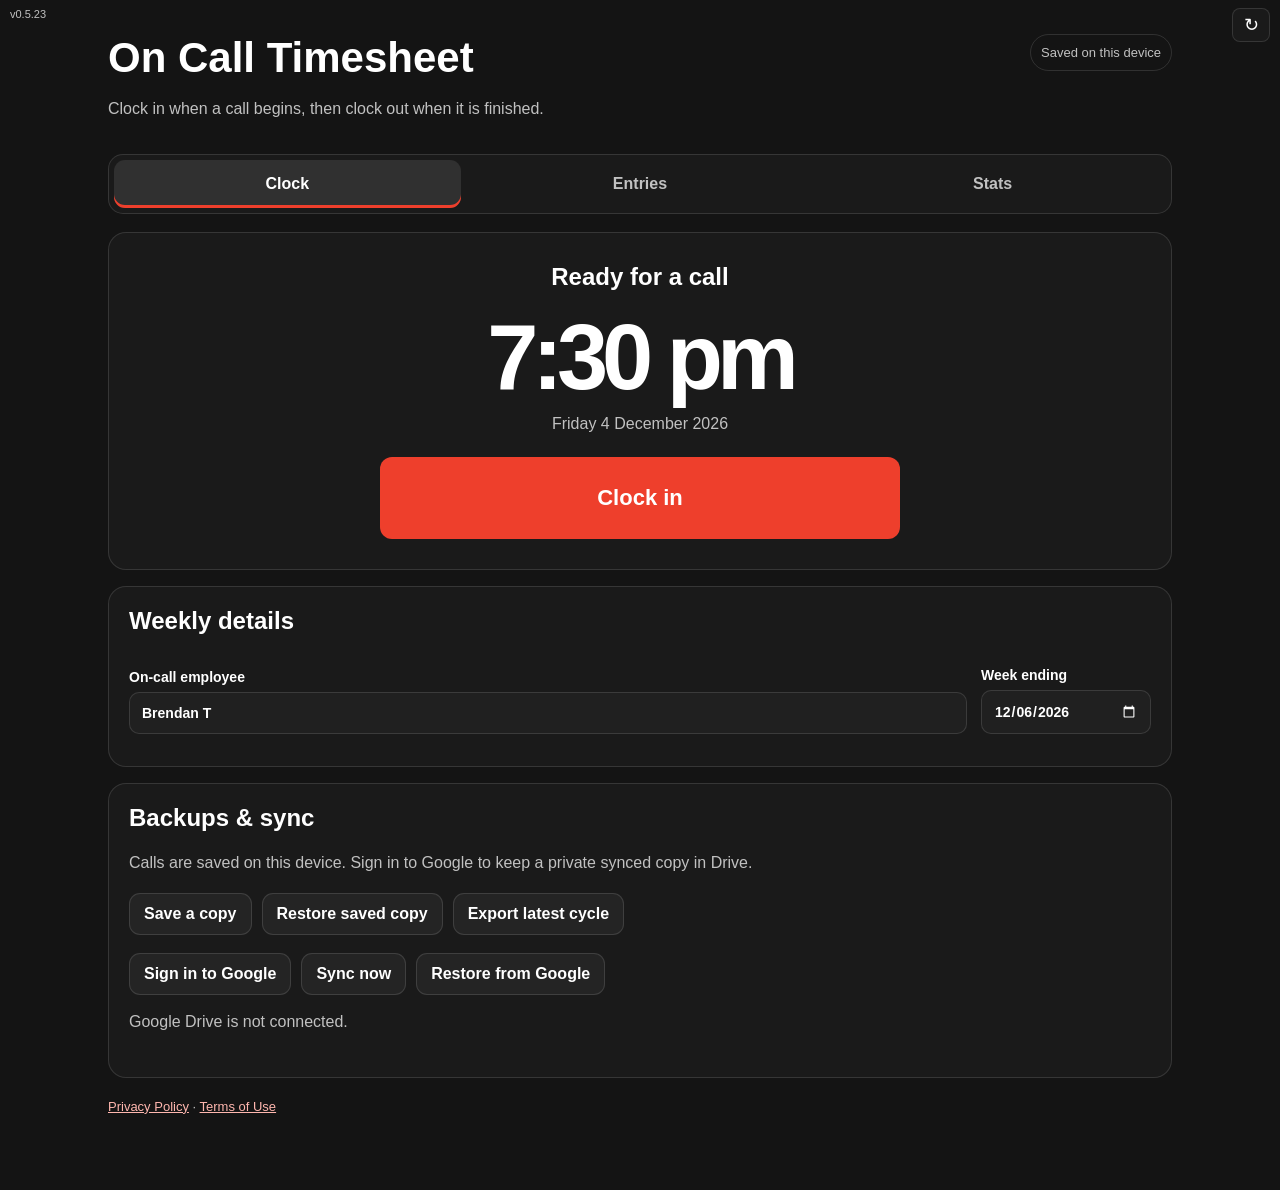
<file: index.html>
<!doctype html>
<html lang="en-AU">
<head>
<meta charset="utf-8">
<meta name="viewport" content="width=device-width,initial-scale=1,maximum-scale=1,user-scalable=no,viewport-fit=cover">
<meta name="theme-color" content="#141414">
<title>On Call Timesheet</title>
<link rel="stylesheet" href="styles.css?v=0.5.20">
<script src="https://cdn.sheetjs.com/xlsx-0.20.3/package/dist/xlsx.full.min.js"></script>
<script src="https://accounts.google.com/gsi/client"></script>
</head>
<body>
<div class="version">v0.5.20</div>
<button id="refresh" class="refresh" type="button" aria-label="Reload app and fetch fresh files" title="Reload app and fetch fresh files">↻</button>
<main class="app">
<header><div><h1>On Call Timesheet</h1><p>Clock in when a call begins, then clock out when it is finished.</p></div><div id="saved" class="saved">Saved on this device</div></header>
<nav><button data-page="clock" class="active" type="button">Clock</button><button data-page="entries" type="button">Entries</button><button data-page="stats" type="button">Stats</button></nav>
<section id="clockPage"><div class="card clockcard"><h2 id="clockTitle">Ready for a call</h2><div id="clock" class="clock">--:--</div><div id="today" class="today">Loading…</div><button id="clockButton" class="primary big" type="button">Clock in</button><div id="active" class="active hidden"></div></div><div class="card"><h2>Weekly details</h2><div class="settings"><label>On-call employee<input id="employee" value="Brendan T"></label><label class="week">Week ending<input id="weekEnding" type="date"></label></div></div><div class="card"><h2>Backups & sync</h2><p>Calls are saved on this device. Sign in to Google to keep a private synced copy in Drive.</p><div class="buttons"><button id="saveCopy" type="button">Save a copy</button><button id="restoreCopy" type="button">Restore saved copy</button><button id="exportExcel" type="button">Export Call Log</button></div><div class="buttons"><button id="googleSignIn" type="button">Sign in to Google</button><button id="syncDrive" type="button">Sync now</button><button id="restoreDrive" type="button">Restore from Google</button></div><p id="driveStatus" class="today">Google Drive is not connected.</p></div></section>
<section id="startPage" class="hidden"><div class="card form"><button class="back" data-go="clock" type="button">← Cancel</button><h2>Start call</h2><p>The timer starts when you press Start call.</p><form id="startForm"><label>Caller name<input id="caller" required></label><label>Venue<select id="venue"></select></label><label>Problem<textarea id="problem" required></textarea></label><button class="primary" type="submit">Start call</button></form></div></section>
<section id="finishPage" class="hidden"><div class="card form"><button class="back" data-go="clock" type="button">← Keep call running</button><h2>Finish call</h2><p id="finishInfo"></p><form id="finishForm"><label>Resolution<textarea id="resolution" required></textarea></label><label class="check"><input id="attended" type="checkbox">Attended onsite</label><div id="onsite" class="hidden"><div class="settings"><label>Onsite start<input id="onsiteStart" type="time"></label><label>Onsite finish<input id="onsiteEnd" type="time"></label></div></div><p id="minimum" class="notice hidden"></p><button class="primary" type="submit">Save finished call</button></form></div></section>
<section id="editPage" class="hidden"><div class="card form"><button class="back" data-go="entries" type="button">← Cancel</button><h2>Edit call</h2><form id="editForm"><div class="settings"><label>Date<input id="editDate" type="date" required></label><label>Start<input id="editStart" type="time" required></label><label>Finish<input id="editEnd" type="time" required></label></div><label>Caller name<input id="editCaller" required></label><label>Venue<select id="editVenue" required></select></label><label>Problem<textarea id="editProblem" required></textarea></label><label>Resolution<textarea id="editResolution" required></textarea></label><label class="check"><input id="editAttended" type="checkbox">Attended onsite</label><div id="editOnsite"><div class="settings"><label>Onsite start<input id="editOnsiteStart" type="time"></label><label>Onsite finish<input id="editOnsiteEnd" type="time"></label></div></div><button class="primary" type="submit">Save changes</button></form></div></section>
<section id="entriesPage" class="hidden"><div class="card"><h2>All entries</h2><div class="totals"><div><span>Calls shown</span><b id="callCount">0</b></div><div><span>Remote time</span><b id="remoteTime">0 min</b></div><div><span>Attended time</span><b id="attendedTime">0 min</b></div><div><span>Total paid time</span><b id="totalTime">0 min</b></div></div><div id="entryList"></div><div class="buttons"><button id="saveCopy2" type="button">Save a copy</button><button id="restoreCopy2" type="button">Restore saved copy</button><button id="exportExcel2" type="button">Export Call Log</button><button id="deleteAll" class="danger" type="button">Delete all entries</button></div></div></section>
<section id="statsPage" class="hidden"><div class="card"><h2>Call statistics</h2><p id="statsText">No completed calls recorded yet.</p><div class="charts"><div class="chartbox"><h3>Calls by time of day</h3><div id="timeChart"></div></div><div class="chartbox"><h3>Calls by venue</h3><div id="venueChart"></div></div></div></div></section>
<input id="restoreFile" type="file" accept=".json" class="hidden">
<p class="today legal-links"><a href="privacy.html">Privacy Policy</a> · <a href="terms.html">Terms of Use</a></p>
</main>
<div id="error" class="error hidden"></div>
<script>
"use strict";
(() => {
 const token=new URL(location.href).searchParams.get('_refresh')||Date.now().toString(36)+'-'+Math.random().toString(36).slice(2);
 window.__oncallAssetToken=token;
 const stylesheet=document.querySelector('link[rel="stylesheet"]'),css=new URL('styles.css',location.href);css.searchParams.set('_asset',token);stylesheet.href=css.href;
 let lastTouchEnd=0;document.addEventListener('touchend',event=>{const now=Date.now();if(now-lastTouchEnd<350){event.preventDefault();}lastTouchEnd=now;},{passive:false});
 document.addEventListener('gesturestart',event=>event.preventDefault(),{passive:false});
 document.addEventListener('gesturechange',event=>event.preventDefault(),{passive:false});
 document.addEventListener('gestureend',event=>event.preventDefault(),{passive:false});
 const url=new URL('bootstrap.js',location.href);url.searchParams.set('_asset',token);
 fetch(url.href,{cache:'no-store',credentials:'same-origin'}).then(async response=>{
  if(!response.ok)throw new Error('Could not fetch startup files ('+response.status+').');
  const text=await response.text(),blob=URL.createObjectURL(new Blob([text],{type:'text/javascript'}));
  return new Promise((resolve,reject)=>{const script=document.createElement('script');script.src=blob;script.onload=()=>{URL.revokeObjectURL(blob);resolve();};script.onerror=()=>{URL.revokeObjectURL(blob);reject(new Error('Could not run startup files.'));};document.body.append(script);});
 }).catch(error=>{const box=document.getElementById('error');box.textContent=error.message+' Saved entries have not been cleared. Check your connection and retry.';box.classList.remove('hidden');});
})();
</script>
</body>
</html>
</file>
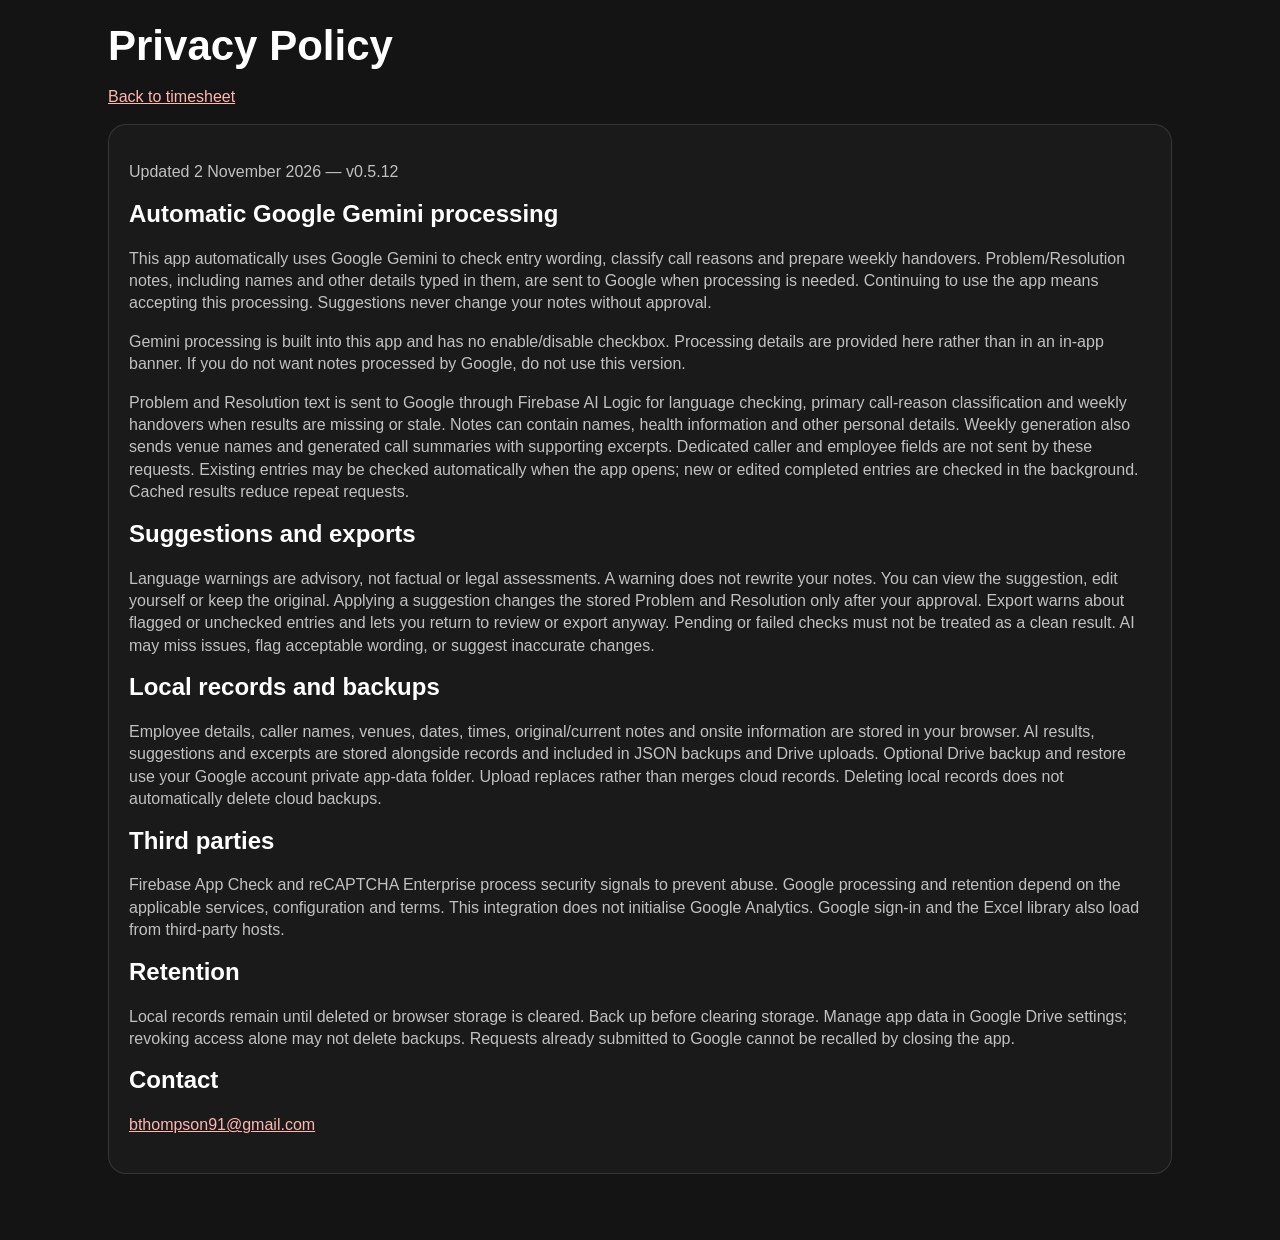
<file: privacy.html>
<!doctype html><html lang="en-AU"><head><meta charset="utf-8"><meta name="viewport" content="width=device-width,initial-scale=1"><title>Privacy Policy — On Call Timesheet</title><link rel="stylesheet" href="styles.css"></head><body><main class="app"><h1>Privacy Policy</h1><p><a href="index.html">Back to timesheet</a></p><div class="card"><p>Updated 2 November 2026 — v0.5.12</p><h2>Automatic Google Gemini processing</h2><p>This app automatically uses Google Gemini to check entry wording, classify call reasons and prepare weekly handovers. Problem/Resolution notes, including names and other details typed in them, are sent to Google when processing is needed. Continuing to use the app means accepting this processing. Suggestions never change your notes without approval.</p><p>Gemini processing is built into this app and has no enable/disable checkbox. Processing details are provided here rather than in an in-app banner. If you do not want notes processed by Google, do not use this version.</p><p>Problem and Resolution text is sent to Google through Firebase AI Logic for language checking, primary call-reason classification and weekly handovers when results are missing or stale. Notes can contain names, health information and other personal details. Weekly generation also sends venue names and generated call summaries with supporting excerpts. Dedicated caller and employee fields are not sent by these requests. Existing entries may be checked automatically when the app opens; new or edited completed entries are checked in the background. Cached results reduce repeat requests.</p><h2>Suggestions and exports</h2><p>Language warnings are advisory, not factual or legal assessments. A warning does not rewrite your notes. You can view the suggestion, edit yourself or keep the original. Applying a suggestion changes the stored Problem and Resolution only after your approval. Export warns about flagged or unchecked entries and lets you return to review or export anyway. Pending or failed checks must not be treated as a clean result. AI may miss issues, flag acceptable wording, or suggest inaccurate changes.</p><h2>Local records and backups</h2><p>Employee details, caller names, venues, dates, times, original/current notes and onsite information are stored in your browser. AI results, suggestions and excerpts are stored alongside records and included in JSON backups and Drive uploads. Optional Drive backup and restore use your Google account private app-data folder. Upload replaces rather than merges cloud records. Deleting local records does not automatically delete cloud backups.</p><h2>Third parties</h2><p>Firebase App Check and reCAPTCHA Enterprise process security signals to prevent abuse. Google processing and retention depend on the applicable services, configuration and terms. This integration does not initialise Google Analytics. Google sign-in and the Excel library also load from third-party hosts.</p><h2>Retention</h2><p>Local records remain until deleted or browser storage is cleared. Back up before clearing storage. Manage app data in Google Drive settings; revoking access alone may not delete backups. Requests already submitted to Google cannot be recalled by closing the app.</p><h2>Contact</h2><p><a href="mailto:bthompson91@gmail.com">bthompson91@gmail.com</a></p></div></main></body></html>
</file>
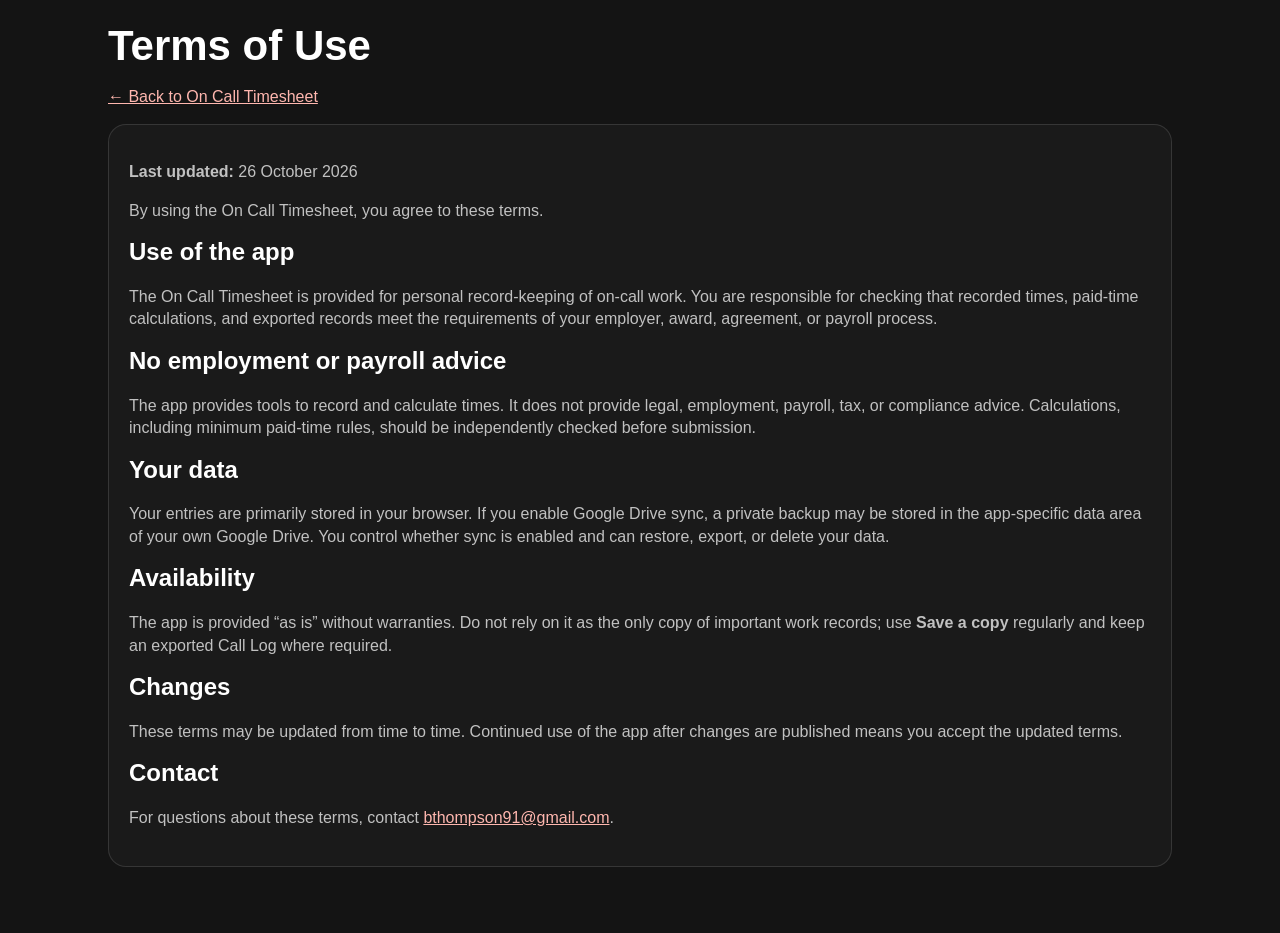
<file: terms.html>
<!doctype html>
<html lang="en-AU">
<head>
<meta charset="utf-8">
<meta name="viewport" content="width=device-width,initial-scale=1">
<title>Terms of Use — On Call Timesheet</title>
<link rel="stylesheet" href="styles.css">
</head>
<body>
<main class="app">
<h1>Terms of Use</h1>
<p><a href="index.html">← Back to On Call Timesheet</a></p>
<div class="card">
<p><strong>Last updated:</strong> 26 October 2026</p>
<p>By using the On Call Timesheet, you agree to these terms.</p>
<h2>Use of the app</h2>
<p>The On Call Timesheet is provided for personal record-keeping of on-call work. You are responsible for checking that recorded times, paid-time calculations, and exported records meet the requirements of your employer, award, agreement, or payroll process.</p>
<h2>No employment or payroll advice</h2>
<p>The app provides tools to record and calculate times. It does not provide legal, employment, payroll, tax, or compliance advice. Calculations, including minimum paid-time rules, should be independently checked before submission.</p>
<h2>Your data</h2>
<p>Your entries are primarily stored in your browser. If you enable Google Drive sync, a private backup may be stored in the app-specific data area of your own Google Drive. You control whether sync is enabled and can restore, export, or delete your data.</p>
<h2>Availability</h2>
<p>The app is provided “as is” without warranties. Do not rely on it as the only copy of important work records; use <strong>Save a copy</strong> regularly and keep an exported Call Log where required.</p>
<h2>Changes</h2>
<p>These terms may be updated from time to time. Continued use of the app after changes are published means you accept the updated terms.</p>
<h2>Contact</h2>
<p>For questions about these terms, contact <a href="mailto:bthompson91@gmail.com">bthompson91@gmail.com</a>.</p>
</div>
</main>
</body>
</html>
</file>
<file: styles.css>
* {
  box-sizing: border-box;
}

:root {
  color-scheme: dark;
  --bg: #141414;
  --card: #1a1a1a;
  --field: #202020;
  --line: rgba(255,255,255,.12);
  --text: #fff;
  --muted: #c1c1c1;
  --green: #ee3f2c;
  --yellow: #e8c281;
  --red: #ff968b;
  --accent: #ee3f2c;
}

body { margin: 0; min-width: 320px; min-height: 100vh; background: var(--bg); color: var(--text); font-family: -apple-system, BlinkMacSystemFont, "Segoe UI", Arial, sans-serif; touch-action: manipulation; -webkit-text-size-adjust: 100%; text-size-adjust: 100%; }
button, input, textarea, select { font: inherit; }
button { cursor: pointer; touch-action: manipulation; }
.app { max-width: 1100px; margin: auto; padding: 22px 18px 50px; }
.version { position: fixed; top: 8px; left: 10px; color: var(--muted); font-size: 11px; }
.refresh { position: fixed; top: 8px; right: 10px; width: 38px; height: 34px; border: 1px solid var(--line); border-radius: 8px; background: var(--card); color: white; font-size: 18px; }
header { display: flex; justify-content: space-between; gap: 18px; align-items: flex-start; margin: 12px 0 18px; }
h1 { margin: 0 0 6px; font-size: clamp(30px, 6vw, 42px); }
h2 { margin-top: 0; }
p { color: var(--muted); line-height: 1.4; }
a { color: #ffb7af; }
.saved { align-self: start; border: 1px solid var(--line); border-radius: 999px; padding: 10px; color: var(--muted); font-size: 13px; }
nav { display: grid; grid-template-columns: repeat(3, minmax(0, 1fr)); gap: 6px; padding: 5px; background: var(--card); border: 1px solid var(--line); border-radius: 15px; margin-bottom: 18px; align-items: stretch; }
nav button { display: flex; align-items: center; justify-content: center; min-height: 48px; margin: 0; padding: 12px 4px; border: 0; border-radius: 11px; background: transparent; color: var(--muted); font-weight: 800; line-height: 1; }
nav button.active { background: #303030; color: #fff; box-shadow: inset 0 -3px var(--accent); }
.card { background: var(--card); border: 1px solid var(--line); border-radius: 18px; padding: 20px; margin-bottom: 16px; }
.clockcard { padding: 30px; text-align: center; }
.clock { margin: 12px; font-size: clamp(54px, 14vw, 92px); font-weight: 900; letter-spacing: -6px; line-height: 1; }
.today { margin-bottom: 24px; color: var(--muted); }
.primary { border: 0; border-radius: 12px; padding: 13px 18px; background: var(--accent); color: #fff; font-weight: 900; }
.big { width: min(520px, 100%); min-height: 82px; font-size: 22px; }
.clockcard .primary.out { background: #fff; color: #1a1a1a; }
#active { max-width: 560px; margin: 18px auto 0; padding: 12px; border: 1px solid var(--line); border-left: 3px solid var(--accent); border-radius: 12px; background: #232323; text-align: left; }
#active p { margin: 6px 0; }
.form { max-width: 700px; margin: auto; }
.back { padding: 0 0 14px; border: 0; background: none; color: #ffb7af; font-weight: 800; }
.settings { display: flex; align-items: end; gap: 14px; }
.settings label:first-child { flex: 1; }
.week { width: 200px; }
label { display: block; margin: 12px 0; color: var(--text); font-size: 14px; font-weight: 750; }
input, select, textarea { display: block; width: 100%; margin-top: 7px; padding: 12px; border: 1px solid var(--line); border-radius: 10px; background: var(--field); color: var(--text); touch-action: manipulation; }
textarea { min-height: 105px; resize: vertical; }
.check { display: flex; align-items: center; gap: 10px; padding: 12px; border: 1px solid var(--line); border-radius: 10px; background: var(--field); }
.check input { width: 20px; height: 20px; margin: 0; accent-color: var(--accent); }
.notice { padding: 10px; border: 1px solid #78634b; border-radius: 10px; background: #30281f; color: #f2dbb7; }
.buttons { display: flex; flex-wrap: wrap; gap: 10px; margin-top: 18px; }
.buttons button { padding: 11px 14px; border: 1px solid var(--line); border-radius: 11px; background: #242424; color: var(--text); font-weight: 800; }
.buttons .danger { border-color: var(--accent); color: #ffb7af; background: #3c211f; }
.totals { display: grid; grid-template-columns: repeat(4, 1fr); gap: 10px; margin: 24px 0 30px; }
.totals div { padding: 12px; border: 1px solid var(--line); border-radius: 12px; background: var(--field); }
.totals span { display: block; margin-bottom: 6px; color: var(--muted); font-size: 12px; }
.totals b { font-size: 18px; }
#entryList { display: grid; gap: 18px; }
.date-group { display: grid; gap: 10px; }
.date-heading { margin-top: 8px; padding: 8px 2px 2px; color: #fff; font-size: 15px; font-weight: 850; }
.entry-head, .entry { display: grid; grid-template-columns: 98px 155px minmax(0, 1fr) 86px 74px; }
.entry-head { padding: 0 10px 4px; color: var(--muted); font-size: 11px; font-weight: 800; letter-spacing: 1px; }
.entry { overflow: hidden; border: 1px solid var(--line); border-left: 5px solid #bcbcbc; border-radius: 12px; background: var(--field); }
.entry.attended { border-left-color: var(--accent); }
.cell { min-width: 0; padding: 10px; border-right: 1px solid var(--line); }
.top { overflow-wrap: anywhere; font-weight: 800; }
.bottom { margin-top: 9px; padding-top: 9px; border-top: 1px solid var(--line); color: var(--muted); overflow-wrap: anywhere; }
.total { display: flex; align-items: center; justify-content: center; text-align: center; font-weight: 900; }
.actions { display: grid; grid-template-rows: 1fr 1fr; }
.actions button { border: 0; background: transparent; color: #fff; font-size: 11px; font-weight: 900; }
.actions button + button { border-top: 1px solid var(--line); color: #ffb7af; }
.charts { display: grid; grid-template-columns: repeat(2, minmax(0, 1fr)); gap: 16px; margin-top: 22px; }
.chartbox { padding: 14px; border: 1px solid var(--line); border-radius: 14px; background: var(--field); }
.chart { display: grid; grid-template-columns: 156px minmax(0, 1fr); align-items: center; gap: 14px; }
.donut { width: 156px; height: 156px; }
.legend { display: grid; gap: 7px; align-content: center; font-size: 13px; }
.legend div { display: grid; grid-template-columns: minmax(0, 1fr) auto; gap: 10px; align-items: center; }
.legend span { display: flex; align-items: center; gap: 7px; min-width: 0; overflow-wrap: anywhere; }
.dot { flex: 0 0 auto; display: inline-block; width: 11px; height: 11px; border-radius: 50%; }
.legal-links { margin-top: 20px; font-size: 13px; }
.error { position: fixed; right: 10px; bottom: 10px; left: 10px; padding: 12px; border: 1px solid var(--accent); border-radius: 10px; background: #3c211f; color: #fff; }
.hidden { display: none !important; }
@media (max-width: 680px) {
header { flex-direction: column; }
.settings { flex-direction: column; align-items: stretch; }
.week { width: auto; }
.totals { grid-template-columns: repeat(2, 1fr); }
.entry-head, .entry { grid-template-columns: 68px 94px minmax(0, 1fr) 64px 55px; }
.entry-head { padding-left: 6px; font-size: 9px; }
.cell { padding: 8px; font-size: 12px; }
.actions button { font-size: 10px; }
.charts { grid-template-columns: 1fr; }
.chart { grid-template-columns: 1fr; }
.donut { margin: auto; }
}
</file>
